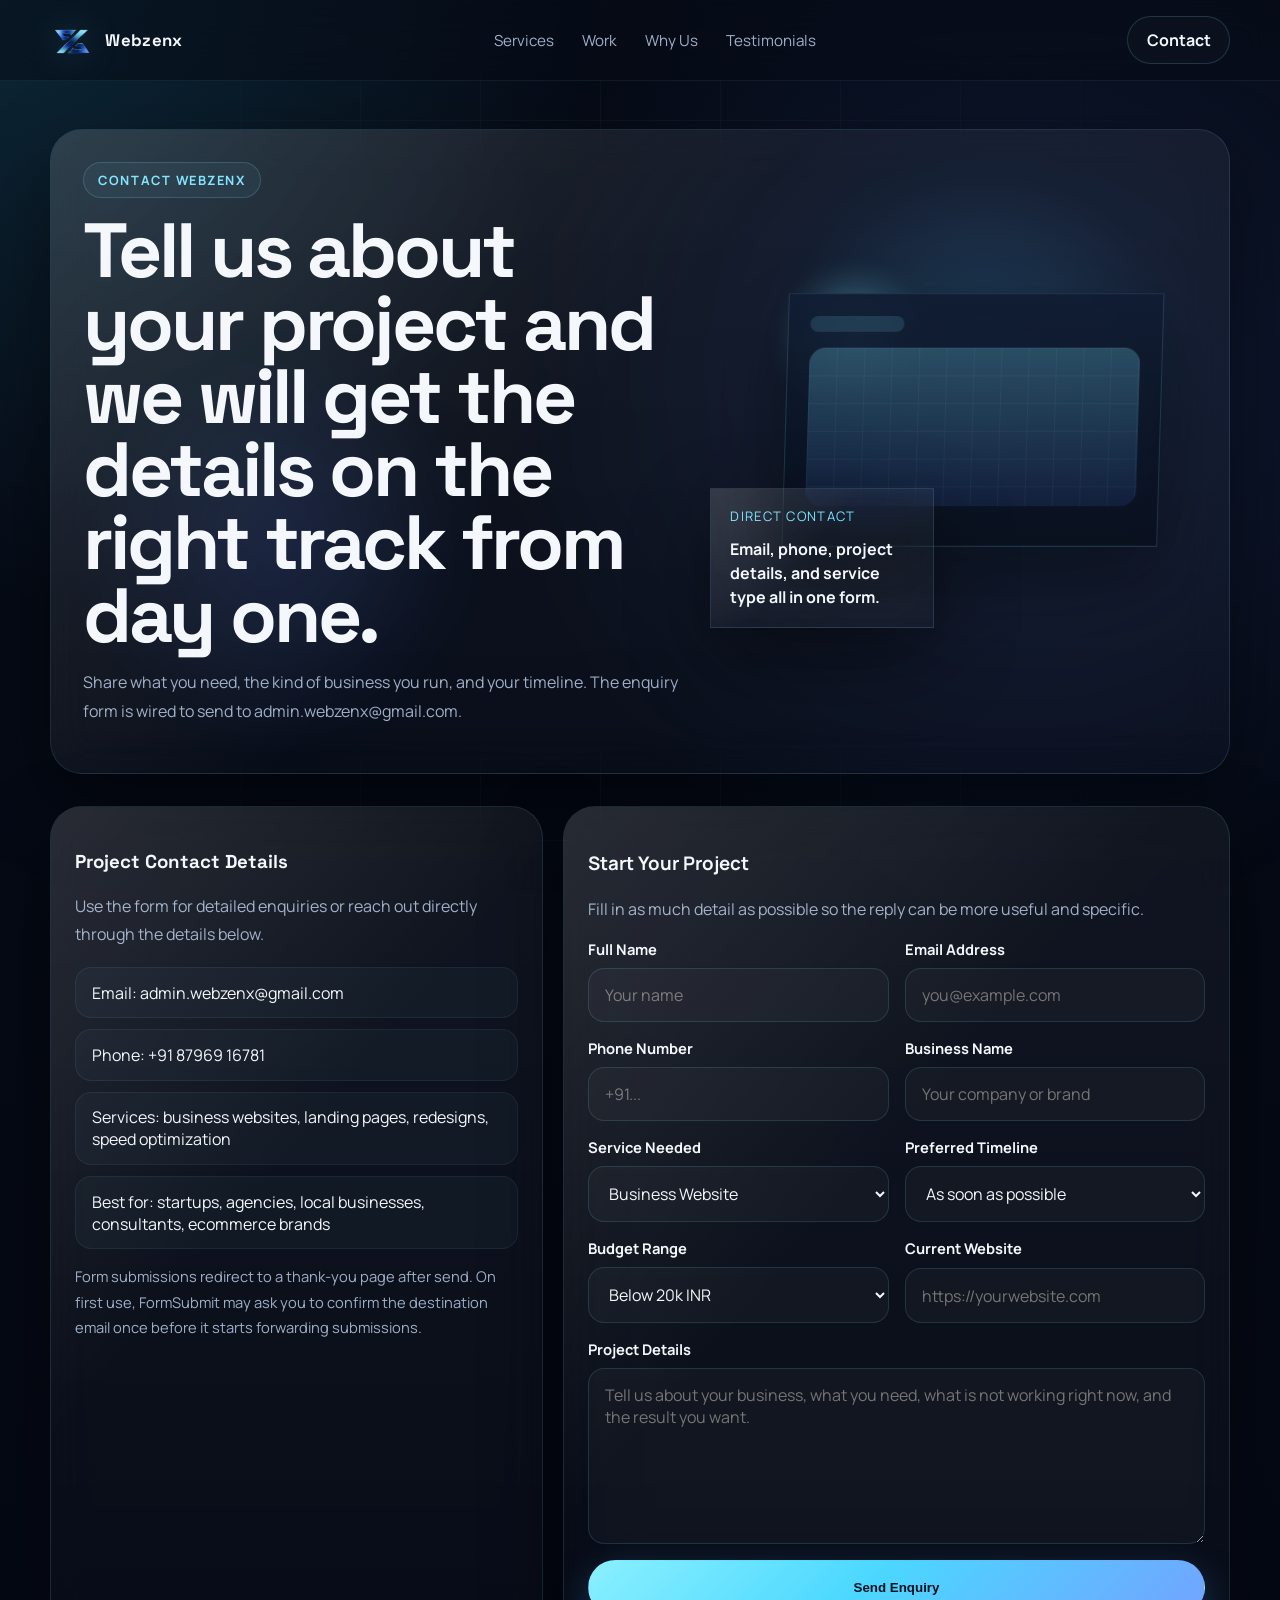
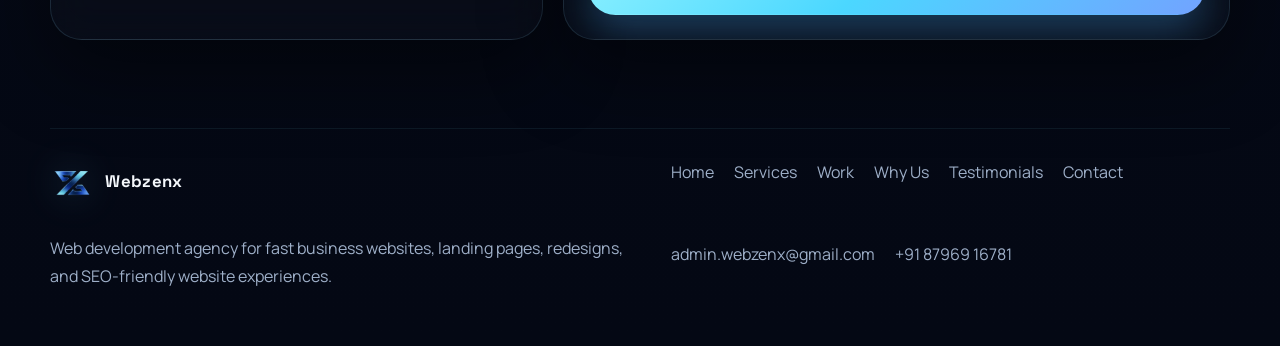
<file: contact.html>
<!DOCTYPE html>
<html lang="en-IN">
  <head>
    <meta charset="UTF-8" />
    <meta name="viewport" content="width=device-width, initial-scale=1.0" />
    <meta name="robots" content="index, follow, max-snippet:-1, max-image-preview:large, max-video-preview:-1" />
    <meta name="author" content="Webzenx" />
    <meta name="theme-color" content="#060b16" />
    <meta name="description" content="Contact Webzenx for business websites, landing pages, redesigns, and website speed optimization projects." />
    <title>Contact Webzenx | Website Design and Development Enquiries</title>
    <link rel="canonical" href="https://webzenx.vercel.app/contact" />
    <link rel="alternate" href="https://webzenx.vercel.app/contact" hreflang="en-IN" />
    <link rel="icon" href="/logo.png" type="image/png" />
    <meta property="og:locale" content="en_IN" />
    <meta property="og:type" content="website" />
    <meta property="og:site_name" content="Webzenx" />
    <meta property="og:title" content="Contact Webzenx | Website Design and Development Enquiries" />
    <meta property="og:description" content="Get in touch with Webzenx for business websites, landing pages, redesigns, and website performance improvements." />
    <meta property="og:url" content="https://webzenx.vercel.app/contact" />
    <meta property="og:image" content="https://webzenx.vercel.app/logo.png" />
    <meta property="og:image:alt" content="Webzenx logo" />
    <meta name="twitter:card" content="summary_large_image" />
    <meta name="twitter:title" content="Contact Webzenx | Website Design and Development Enquiries" />
    <meta name="twitter:description" content="Get in touch with Webzenx for business websites, landing pages, redesigns, and website performance improvements." />
    <meta name="twitter:image" content="https://webzenx.vercel.app/logo.png" />
    <link rel="preconnect" href="https://fonts.googleapis.com" />
    <link rel="preconnect" href="https://fonts.gstatic.com" crossorigin />
    <link href="https://fonts.googleapis.com/css2?family=Manrope:wght@400;500;600;700;800&family=Space+Grotesk:wght@500;700&display=swap" rel="stylesheet" />
    <link rel="stylesheet" href="styles.css" />
    <script type="application/ld+json">
      {
        "@context": "https://schema.org",
        "@graph": [
          {
            "@type": "ContactPage",
            "@id": "https://webzenx.vercel.app/contact#webpage",
            "url": "https://webzenx.vercel.app/contact",
            "name": "Contact Webzenx | Website Design and Development Enquiries",
            "description": "Contact Webzenx for business websites, landing pages, redesigns, and website speed optimization.",
            "inLanguage": "en-IN"
          },
          {
            "@type": "BreadcrumbList",
            "@id": "https://webzenx.vercel.app/contact#breadcrumbs",
            "itemListElement": [
              {
                "@type": "ListItem",
                "position": 1,
                "name": "Home",
                "item": "https://webzenx.vercel.app/"
              },
              {
                "@type": "ListItem",
                "position": 2,
                "name": "Contact",
                "item": "https://webzenx.vercel.app/contact"
              }
            ]
          },
          {
            "@type": "Organization",
            "@id": "https://webzenx.vercel.app/#organization",
            "name": "Webzenx",
            "url": "https://webzenx.vercel.app/",
            "email": "admin.webzenx@gmail.com",
            "telephone": "+918796916781"
          }
        ]
      }
    </script>
  </head>
  <body>
    <div class="page-shell">
      <div class="bg-grid"></div>
      <div class="bg-orb bg-orb-one"></div>
      <div class="bg-orb bg-orb-two"></div>
      <header class="site-header">
        <div class="container nav">
          <a class="brand" href="/" aria-label="Webzenx home">
            <img src="logo.png" alt="Webzenx logo" class="brand-logo" />
            <span>Webzenx</span>
          </a>
          <nav class="nav-links" aria-label="Primary navigation">
            <a href="/services">Services</a>
            <a href="/work">Work</a>
            <a href="/why-us">Why Us</a>
            <a href="/testimonials">Testimonials</a>
          </nav>
          <a class="button button-small button-ghost" href="/contact">Contact</a>
        </div>
      </header>
      <main>
        <section class="section page-hero">
          <div class="container">
            <div class="page-hero-shell glass-card reveal">
              <div class="page-hero-copy">
                <div class="eyebrow">Contact Webzenx</div>
                <h1>Tell us about your project and we will get the details on the right track from day one.</h1>
                <p>Share what you need, the kind of business you run, and your timeline. The enquiry form is wired to send to admin.webzenx@gmail.com.</p>
              </div>
              <div class="page-hero-art">
                <div class="art-glow"></div>
                <div class="art-card"></div>
                <div class="art-float glass-card">
                  <p>Direct contact</p>
                  <strong>Email, phone, project details, and service type all in one form.</strong>
                </div>
              </div>
            </div>

            <div class="contact-grid">
              <aside class="contact-card glass-card reveal">
                <h3>Project Contact Details</h3>
                <p>Use the form for detailed enquiries or reach out directly through the details below.</p>
                <ul class="contact-list">
                  <li>Email: admin.webzenx@gmail.com</li>
                  <li>Phone: +91 87969 16781</li>
                  <li>Services: business websites, landing pages, redesigns, speed optimization</li>
                  <li>Best for: startups, agencies, local businesses, consultants, ecommerce brands</li>
                </ul>
                <p class="form-note">Form submissions redirect to a thank-you page after send. On first use, FormSubmit may ask you to confirm the destination email once before it starts forwarding submissions.</p>
              </aside>

              <section class="contact-form glass-card reveal">
                <h3>Start Your Project</h3>
                <p>Fill in as much detail as possible so the reply can be more useful and specific.</p>

                <form action="https://formsubmit.co/admin.webzenx@gmail.com" method="POST">
                  <input type="hidden" name="_subject" value="New Webzenx Project Enquiry" />
                  <input id="nextRedirect" type="hidden" name="_next" value="/thanks" />
                  <input id="formUrl" type="hidden" name="_url" value="/contact" />
                  <input type="hidden" name="_captcha" value="false" />

                  <div class="form-row">
                    <div class="field">
                      <label for="name">Full Name</label>
                      <input id="name" name="name" type="text" placeholder="Your name" required />
                    </div>
                    <div class="field">
                      <label for="email">Email Address</label>
                      <input id="email" name="email" type="email" placeholder="you@example.com" required />
                    </div>
                  </div>

                  <div class="form-row">
                    <div class="field">
                      <label for="phone">Phone Number</label>
                      <input id="phone" name="phone" type="tel" placeholder="+91..." />
                    </div>
                    <div class="field">
                      <label for="business">Business Name</label>
                      <input id="business" name="business_name" type="text" placeholder="Your company or brand" />
                    </div>
                  </div>

                  <div class="form-row">
                    <div class="field">
                      <label for="service">Service Needed</label>
                      <select id="service" name="service">
                        <option value="Business Website">Business Website</option>
                        <option value="Landing Page">Landing Page</option>
                        <option value="Website Redesign">Website Redesign</option>
                        <option value="Speed Optimization">Speed Optimization</option>
                        <option value="Multiple Services">Multiple Services</option>
                      </select>
                    </div>
                    <div class="field">
                      <label for="timeline">Preferred Timeline</label>
                      <select id="timeline" name="timeline">
                        <option value="As soon as possible">As soon as possible</option>
                        <option value="1-2 weeks">1-2 weeks</option>
                        <option value="This month">This month</option>
                        <option value="Next month">Next month</option>
                        <option value="Just exploring">Just exploring</option>
                      </select>
                    </div>
                  </div>

                  <div class="form-row">
                    <div class="field">
                      <label for="budget">Budget Range</label>
                      <select id="budget" name="budget">
                        <option value="Below 20k INR">Below 20k INR</option>
                        <option value="20k-50k INR">20k-50k INR</option>
                        <option value="50k-1L INR">50k-1L INR</option>
                        <option value="Above 1L INR">Above 1L INR</option>
                      </select>
                    </div>
                    <div class="field">
                      <label for="website">Current Website</label>
                      <input id="website" name="current_website" type="url" placeholder="https://yourwebsite.com" />
                    </div>
                  </div>

                  <div class="field">
                    <label for="message">Project Details</label>
                    <textarea id="message" name="message" placeholder="Tell us about your business, what you need, what is not working right now, and the result you want." required></textarea>
                  </div>

                  <button class="button button-primary" type="submit">Send Enquiry</button>
                </form>
              </section>
            </div>
          </div>
        </section>
      </main>
      <footer class="site-footer">
        <div class="container footer-layout">
          <div>
            <a class="brand footer-brand" href="/">
              <img src="logo.png" alt="Webzenx logo" class="brand-logo" />
              <span>Webzenx</span>
            </a>
            <p>Web development agency for fast business websites, landing pages, redesigns, and SEO-friendly website experiences.</p>
          </div>
          <div class="footer-links">
            <a href="/">Home</a>
            <a href="/services">Services</a>
            <a href="/work">Work</a>
            <a href="/why-us">Why Us</a>
            <a href="/testimonials">Testimonials</a>
            <a href="/contact">Contact</a>
            <a href="mailto:admin.webzenx@gmail.com">admin.webzenx@gmail.com</a>
            <a href="tel:+918796916781">+91 87969 16781</a>
          </div>
        </div>
      </footer>
    </div>
    <script src="script.js"></script>
  </body>
</html>
</file>
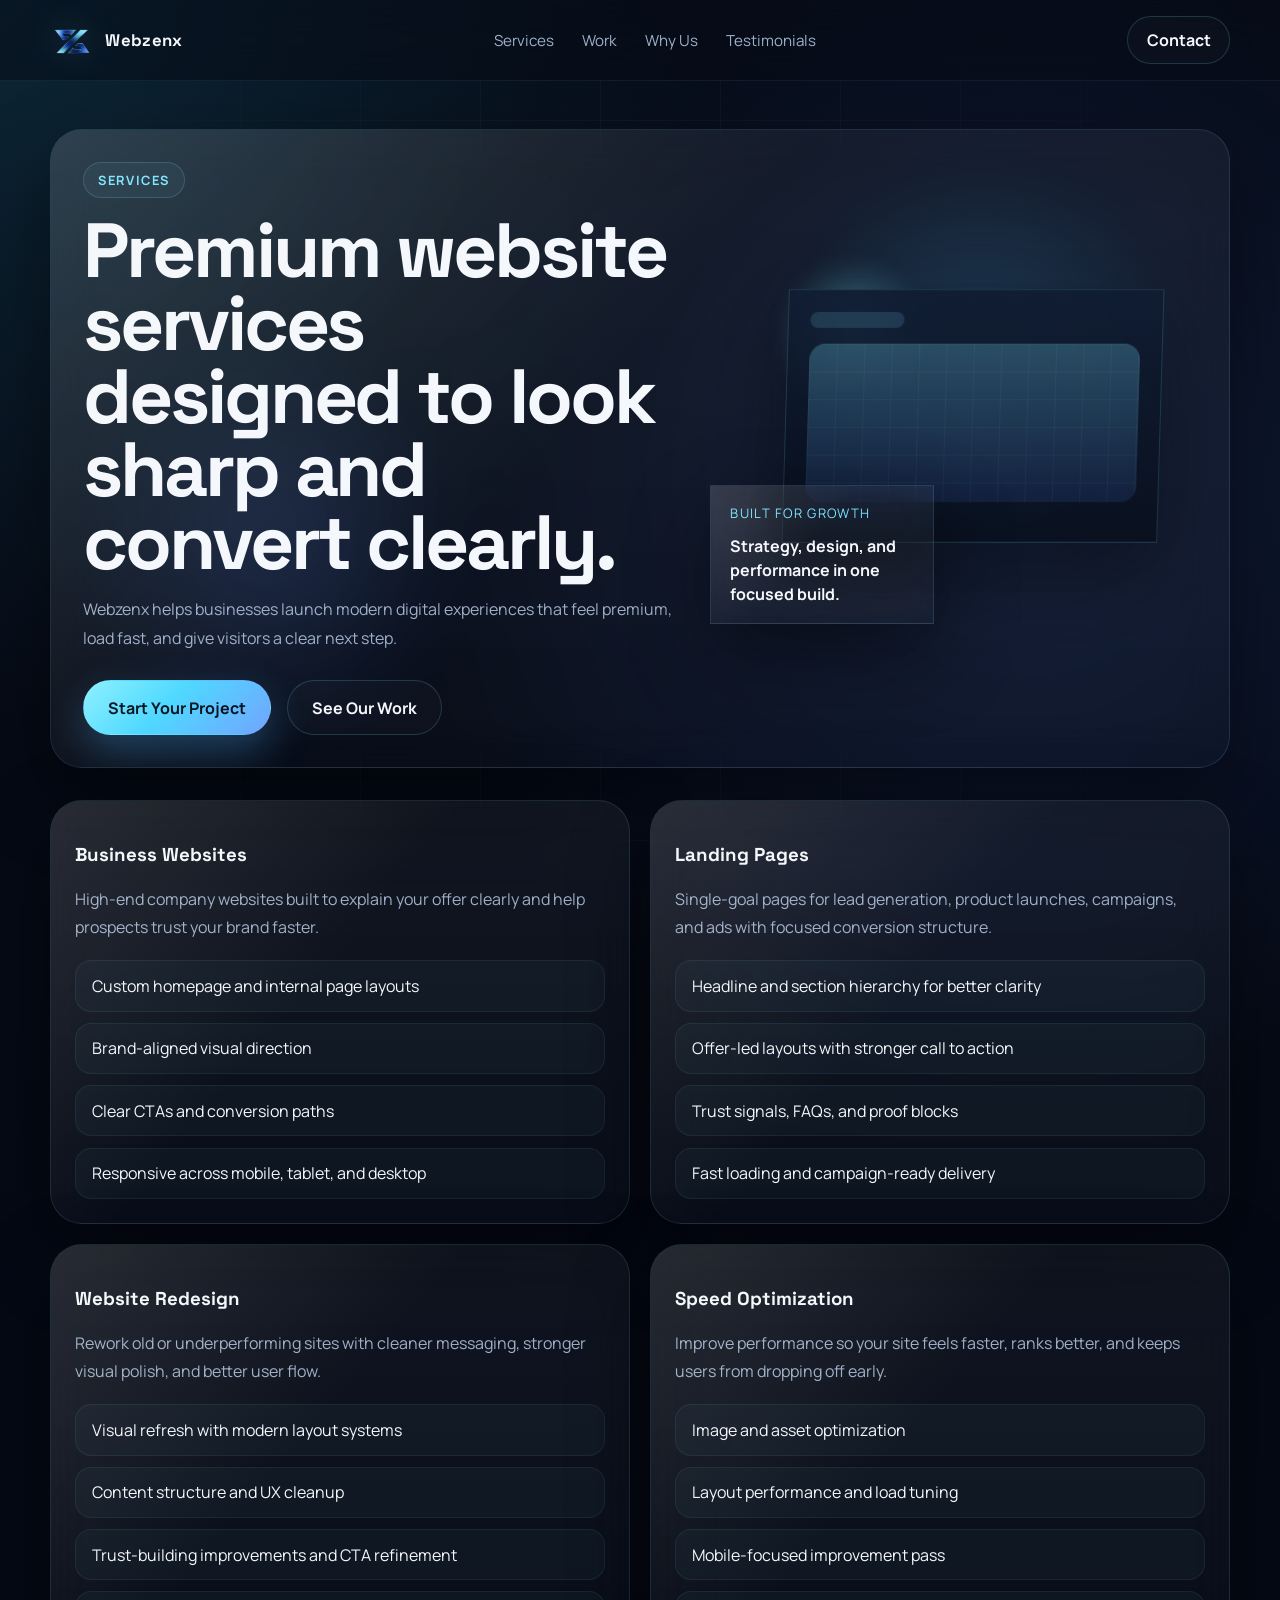
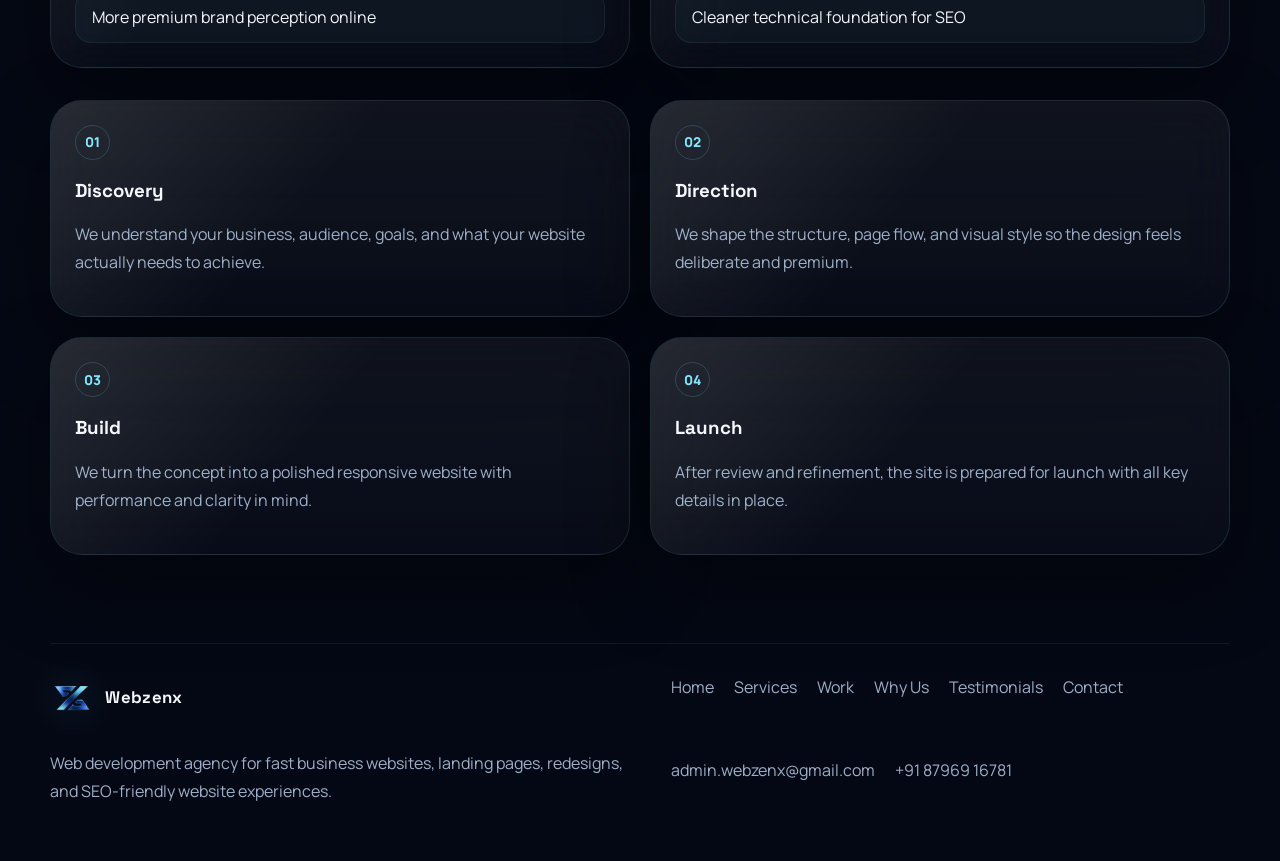
<file: services.html>
<!DOCTYPE html>
<html lang="en-IN">
  <head>
    <meta charset="UTF-8" />
    <meta name="viewport" content="width=device-width, initial-scale=1.0" />
    <meta name="robots" content="index, follow, max-snippet:-1, max-image-preview:large, max-video-preview:-1" />
    <meta name="author" content="Webzenx" />
    <meta name="theme-color" content="#060b16" />
    <meta
      name="description"
      content="Webzenx services include business websites, landing pages, website redesigns, and website speed optimization for brands that want stronger results online."
    />
    <title>Webzenx Services | Website Design, Landing Pages and Speed Optimization</title>
    <link rel="canonical" href="https://webzenx.vercel.app/services" />
    <link rel="alternate" href="https://webzenx.vercel.app/services" hreflang="en-IN" />
    <link rel="icon" href="/logo.png" type="image/png" />
    <meta property="og:locale" content="en_IN" />
    <meta property="og:type" content="website" />
    <meta property="og:site_name" content="Webzenx" />
    <meta property="og:title" content="Webzenx Services | Website Design, Landing Pages and Speed Optimization" />
    <meta property="og:description" content="Webzenx services include business website design, landing pages, redesigns, and speed optimization." />
    <meta property="og:url" content="https://webzenx.vercel.app/services" />
    <meta property="og:image" content="https://webzenx.vercel.app/logo.png" />
    <meta property="og:image:alt" content="Webzenx logo" />
    <meta name="twitter:card" content="summary_large_image" />
    <meta name="twitter:title" content="Webzenx Services | Website Design, Landing Pages and Speed Optimization" />
    <meta name="twitter:description" content="Webzenx services include business website design, landing pages, redesigns, and speed optimization." />
    <meta name="twitter:image" content="https://webzenx.vercel.app/logo.png" />
    <link rel="preconnect" href="https://fonts.googleapis.com" />
    <link rel="preconnect" href="https://fonts.gstatic.com" crossorigin />
    <link
      href="https://fonts.googleapis.com/css2?family=Manrope:wght@400;500;600;700;800&family=Space+Grotesk:wght@500;700&display=swap"
      rel="stylesheet"
    />
    <link rel="stylesheet" href="styles.css" />
    <script type="application/ld+json">
      {
        "@context": "https://schema.org",
        "@graph": [
          {
            "@type": "WebPage",
            "@id": "https://webzenx.vercel.app/services#webpage",
            "url": "https://webzenx.vercel.app/services",
            "name": "Webzenx Services | Website Design, Landing Pages and Speed Optimization",
            "description": "Webzenx services include business websites, landing pages, redesigns, and website speed optimization.",
            "inLanguage": "en-IN"
          },
          {
            "@type": "BreadcrumbList",
            "@id": "https://webzenx.vercel.app/services#breadcrumbs",
            "itemListElement": [
              {
                "@type": "ListItem",
                "position": 1,
                "name": "Home",
                "item": "https://webzenx.vercel.app/"
              },
              {
                "@type": "ListItem",
                "position": 2,
                "name": "Services",
                "item": "https://webzenx.vercel.app/services"
              }
            ]
          },
          {
            "@type": "ItemList",
            "name": "Webzenx services",
            "itemListElement": [
              {
                "@type": "ListItem",
                "position": 1,
                "item": {
                  "@type": "Service",
                  "name": "Business Websites",
                  "description": "Premium multi-page business websites designed for trust, clarity, and conversion."
                }
              },
              {
                "@type": "ListItem",
                "position": 2,
                "item": {
                  "@type": "Service",
                  "name": "Landing Pages",
                  "description": "Single-goal landing page development for campaigns, offers, and lead generation."
                }
              },
              {
                "@type": "ListItem",
                "position": 3,
                "item": {
                  "@type": "Service",
                  "name": "Website Redesign",
                  "description": "Website redesign services to improve visual quality, UX, and conversion flow."
                }
              },
              {
                "@type": "ListItem",
                "position": 4,
                "item": {
                  "@type": "Service",
                  "name": "Speed Optimization",
                  "description": "Website speed optimization to improve performance, mobile usability, and SEO readiness."
                }
              }
            ]
          }
        ]
      }
    </script>
  </head>
  <body>
    <div class="page-shell">
      <div class="bg-grid"></div>
      <div class="bg-orb bg-orb-one"></div>
      <div class="bg-orb bg-orb-two"></div>
      <header class="site-header">
        <div class="container nav">
          <a class="brand" href="/" aria-label="Webzenx home">
            <img src="logo.png" alt="Webzenx logo" class="brand-logo" />
            <span>Webzenx</span>
          </a>
          <nav class="nav-links" aria-label="Primary navigation">
            <a href="/services">Services</a>
            <a href="/work">Work</a>
            <a href="/why-us">Why Us</a>
            <a href="/testimonials">Testimonials</a>
          </nav>
          <a class="button button-small button-ghost" href="/contact">Contact</a>
        </div>
      </header>
      <main>
        <section class="section page-hero">
          <div class="container">
            <div class="page-hero-shell glass-card reveal">
              <div class="page-hero-copy">
                <div class="eyebrow">Services</div>
                <h1>Premium website services designed to look sharp and convert clearly.</h1>
                <p>
                  Webzenx helps businesses launch modern digital experiences that feel
                  premium, load fast, and give visitors a clear next step.
                </p>
                <div class="page-hero-actions">
                  <a class="button button-primary" href="/contact">Start Your Project</a>
                  <a class="button button-secondary" href="/work">See Our Work</a>
                </div>
              </div>
              <div class="page-hero-art">
                <div class="art-glow"></div>
                <div class="art-card"></div>
                <div class="art-float glass-card">
                  <p>Built for growth</p>
                  <strong>Strategy, design, and performance in one focused build.</strong>
                </div>
              </div>
            </div>

            <div class="service-detail-grid">
              <article class="service-detail-card glass-card reveal">
                <h3>Business Websites</h3>
                <p>High-end company websites built to explain your offer clearly and help prospects trust your brand faster.</p>
                <ul class="service-list">
                  <li>Custom homepage and internal page layouts</li>
                  <li>Brand-aligned visual direction</li>
                  <li>Clear CTAs and conversion paths</li>
                  <li>Responsive across mobile, tablet, and desktop</li>
                </ul>
              </article>
              <article class="service-detail-card glass-card reveal">
                <h3>Landing Pages</h3>
                <p>Single-goal pages for lead generation, product launches, campaigns, and ads with focused conversion structure.</p>
                <ul class="service-list">
                  <li>Headline and section hierarchy for better clarity</li>
                  <li>Offer-led layouts with stronger call to action</li>
                  <li>Trust signals, FAQs, and proof blocks</li>
                  <li>Fast loading and campaign-ready delivery</li>
                </ul>
              </article>
              <article class="service-detail-card glass-card reveal">
                <h3>Website Redesign</h3>
                <p>Rework old or underperforming sites with cleaner messaging, stronger visual polish, and better user flow.</p>
                <ul class="service-list">
                  <li>Visual refresh with modern layout systems</li>
                  <li>Content structure and UX cleanup</li>
                  <li>Trust-building improvements and CTA refinement</li>
                  <li>More premium brand perception online</li>
                </ul>
              </article>
              <article class="service-detail-card glass-card reveal">
                <h3>Speed Optimization</h3>
                <p>Improve performance so your site feels faster, ranks better, and keeps users from dropping off early.</p>
                <ul class="service-list">
                  <li>Image and asset optimization</li>
                  <li>Layout performance and load tuning</li>
                  <li>Mobile-focused improvement pass</li>
                  <li>Cleaner technical foundation for SEO</li>
                </ul>
              </article>
            </div>

            <div class="process-grid">
              <article class="process-card glass-card reveal">
                <span class="step">01</span>
                <h3>Discovery</h3>
                <p>We understand your business, audience, goals, and what your website actually needs to achieve.</p>
              </article>
              <article class="process-card glass-card reveal">
                <span class="step">02</span>
                <h3>Direction</h3>
                <p>We shape the structure, page flow, and visual style so the design feels deliberate and premium.</p>
              </article>
              <article class="process-card glass-card reveal">
                <span class="step">03</span>
                <h3>Build</h3>
                <p>We turn the concept into a polished responsive website with performance and clarity in mind.</p>
              </article>
              <article class="process-card glass-card reveal">
                <span class="step">04</span>
                <h3>Launch</h3>
                <p>After review and refinement, the site is prepared for launch with all key details in place.</p>
              </article>
            </div>
          </div>
        </section>
      </main>
      <footer class="site-footer">
        <div class="container footer-layout">
          <div>
            <a class="brand footer-brand" href="/">
              <img src="logo.png" alt="Webzenx logo" class="brand-logo" />
              <span>Webzenx</span>
            </a>
            <p>Web development agency for fast business websites, landing pages, redesigns, and SEO-friendly website experiences.</p>
          </div>
          <div class="footer-links">
            <a href="/">Home</a>
            <a href="/services">Services</a>
            <a href="/work">Work</a>
            <a href="/why-us">Why Us</a>
            <a href="/testimonials">Testimonials</a>
            <a href="/contact">Contact</a>
            <a href="mailto:admin.webzenx@gmail.com">admin.webzenx@gmail.com</a>
            <a href="tel:+918796916781">+91 87969 16781</a>
          </div>
        </div>
      </footer>
    </div>
    <script src="script.js"></script>
  </body>
</html>
</file>
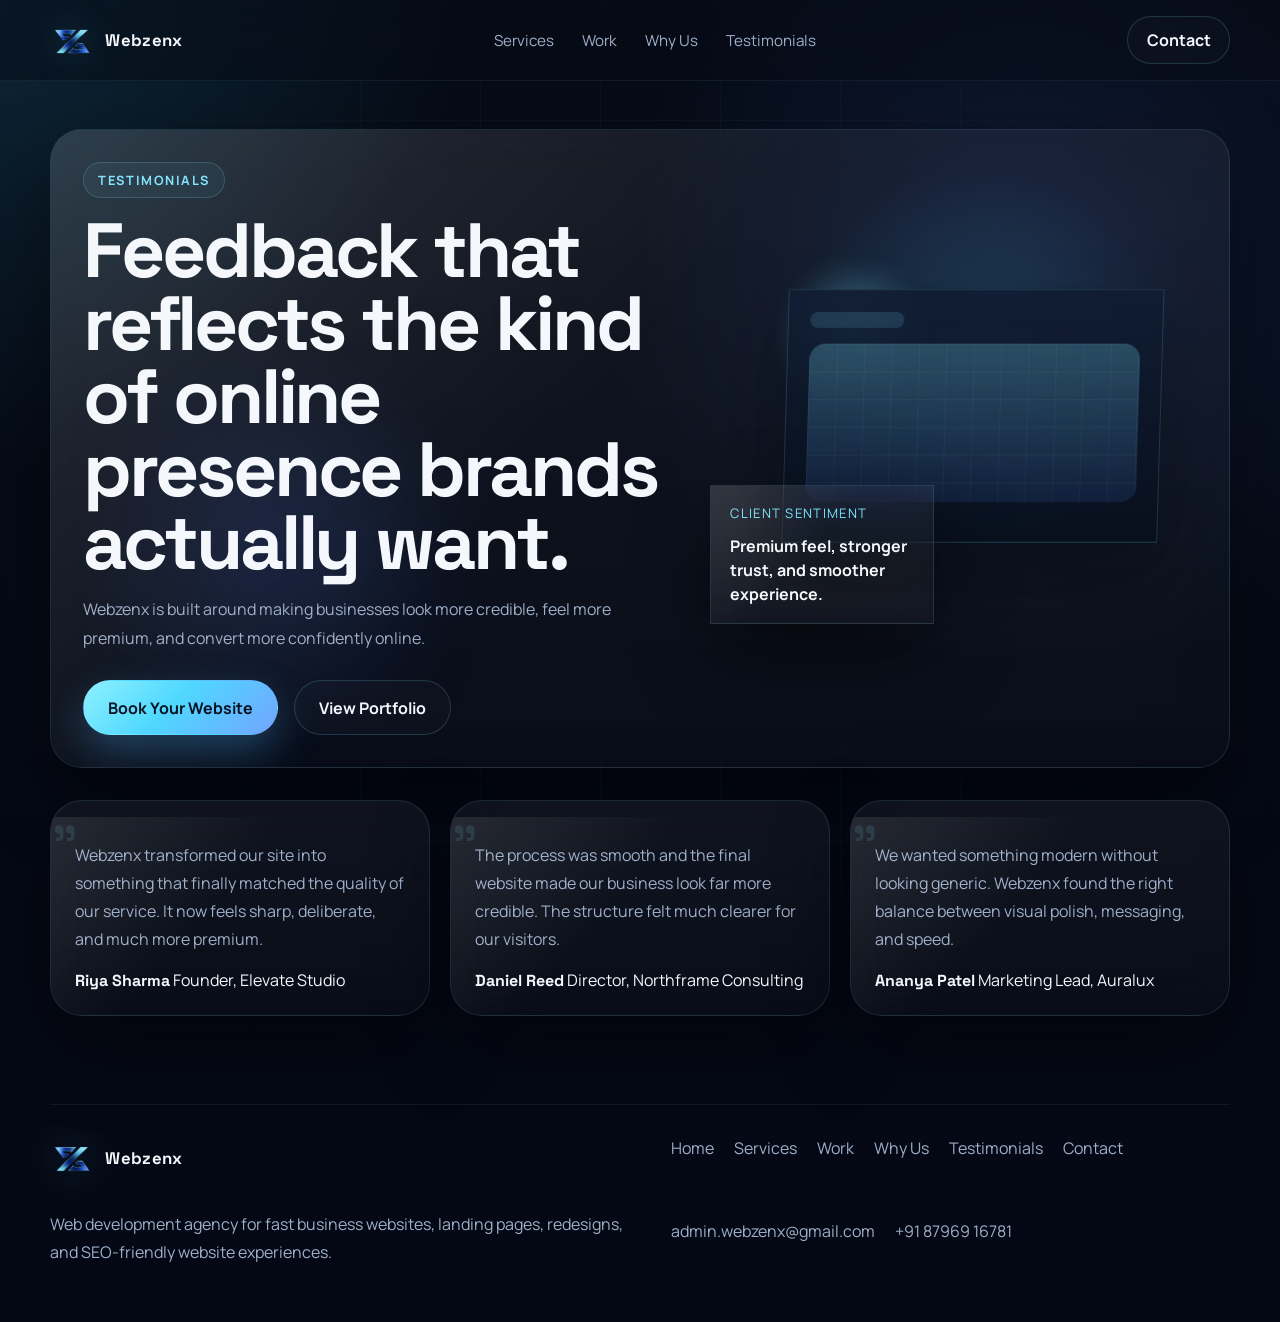
<file: testimonials.html>
<!DOCTYPE html>
<html lang="en-IN">
  <head>
    <meta charset="UTF-8" />
    <meta name="viewport" content="width=device-width, initial-scale=1.0" />
    <meta name="robots" content="index, follow, max-snippet:-1, max-image-preview:large, max-video-preview:-1" />
    <meta name="author" content="Webzenx" />
    <meta name="theme-color" content="#060b16" />
    <meta name="description" content="Read Webzenx testimonials and client feedback about premium website design, redesign, and conversion-focused web development." />
    <title>Webzenx Testimonials | Client Feedback for Website Design</title>
    <link rel="canonical" href="https://webzenx.vercel.app/testimonials" />
    <link rel="alternate" href="https://webzenx.vercel.app/testimonials" hreflang="en-IN" />
    <link rel="icon" href="/logo.png" type="image/png" />
    <meta property="og:locale" content="en_IN" />
    <meta property="og:type" content="website" />
    <meta property="og:site_name" content="Webzenx" />
    <meta property="og:title" content="Webzenx Testimonials | Client Feedback for Website Design" />
    <meta property="og:description" content="See how clients describe Webzenx website design, redesign, and conversion-focused development work." />
    <meta property="og:url" content="https://webzenx.vercel.app/testimonials" />
    <meta property="og:image" content="https://webzenx.vercel.app/logo.png" />
    <meta property="og:image:alt" content="Webzenx logo" />
    <meta name="twitter:card" content="summary_large_image" />
    <meta name="twitter:title" content="Webzenx Testimonials | Client Feedback for Website Design" />
    <meta name="twitter:description" content="See how clients describe Webzenx website design, redesign, and conversion-focused development work." />
    <meta name="twitter:image" content="https://webzenx.vercel.app/logo.png" />
    <link rel="preconnect" href="https://fonts.googleapis.com" />
    <link rel="preconnect" href="https://fonts.gstatic.com" crossorigin />
    <link href="https://fonts.googleapis.com/css2?family=Manrope:wght@400;500;600;700;800&family=Space+Grotesk:wght@500;700&display=swap" rel="stylesheet" />
    <link rel="stylesheet" href="styles.css" />
    <script type="application/ld+json">
      {
        "@context": "https://schema.org",
        "@graph": [
          {
            "@type": "CollectionPage",
            "@id": "https://webzenx.vercel.app/testimonials#webpage",
            "url": "https://webzenx.vercel.app/testimonials",
            "name": "Webzenx Testimonials | Client Feedback for Website Design",
            "description": "Client feedback about Webzenx web design, redesign, and conversion-focused development work.",
            "inLanguage": "en-IN"
          },
          {
            "@type": "BreadcrumbList",
            "@id": "https://webzenx.vercel.app/testimonials#breadcrumbs",
            "itemListElement": [
              {
                "@type": "ListItem",
                "position": 1,
                "name": "Home",
                "item": "https://webzenx.vercel.app/"
              },
              {
                "@type": "ListItem",
                "position": 2,
                "name": "Testimonials",
                "item": "https://webzenx.vercel.app/testimonials"
              }
            ]
          }
        ]
      }
    </script>
  </head>
  <body>
    <div class="page-shell">
      <div class="bg-grid"></div>
      <div class="bg-orb bg-orb-one"></div>
      <div class="bg-orb bg-orb-two"></div>
      <header class="site-header">
        <div class="container nav">
          <a class="brand" href="/" aria-label="Webzenx home">
            <img src="logo.png" alt="Webzenx logo" class="brand-logo" />
            <span>Webzenx</span>
          </a>
          <nav class="nav-links" aria-label="Primary navigation">
            <a href="/services">Services</a>
            <a href="/work">Work</a>
            <a href="/why-us">Why Us</a>
            <a href="/testimonials">Testimonials</a>
          </nav>
          <a class="button button-small button-ghost" href="/contact">Contact</a>
        </div>
      </header>
      <main>
        <section class="section page-hero">
          <div class="container">
            <div class="page-hero-shell glass-card reveal">
              <div class="page-hero-copy">
                <div class="eyebrow">Testimonials</div>
                <h1>Feedback that reflects the kind of online presence brands actually want.</h1>
                <p>Webzenx is built around making businesses look more credible, feel more premium, and convert more confidently online.</p>
                <div class="page-hero-actions">
                  <a class="button button-primary" href="/contact">Book Your Website</a>
                  <a class="button button-secondary" href="/work">View Portfolio</a>
                </div>
              </div>
              <div class="page-hero-art">
                <div class="art-glow"></div>
                <div class="art-card"></div>
                <div class="art-float glass-card">
                  <p>Client sentiment</p>
                  <strong>Premium feel, stronger trust, and smoother experience.</strong>
                </div>
              </div>
            </div>
            <div class="quote-grid">
              <article class="quote-card glass-card reveal">
                <p>Webzenx transformed our site into something that finally matched the quality of our service. It now feels sharp, deliberate, and much more premium.</p>
                <strong>Riya Sharma</strong>
                <span>Founder, Elevate Studio</span>
              </article>
              <article class="quote-card glass-card reveal">
                <p>The process was smooth and the final website made our business look far more credible. The structure felt much clearer for our visitors.</p>
                <strong>Daniel Reed</strong>
                <span>Director, Northframe Consulting</span>
              </article>
              <article class="quote-card glass-card reveal">
                <p>We wanted something modern without looking generic. Webzenx found the right balance between visual polish, messaging, and speed.</p>
                <strong>Ananya Patel</strong>
                <span>Marketing Lead, Auralux</span>
              </article>
            </div>
          </div>
        </section>
      </main>
      <footer class="site-footer">
        <div class="container footer-layout">
          <div>
            <a class="brand footer-brand" href="/">
              <img src="logo.png" alt="Webzenx logo" class="brand-logo" />
              <span>Webzenx</span>
            </a>
            <p>Web development agency for fast business websites, landing pages, redesigns, and SEO-friendly website experiences.</p>
          </div>
          <div class="footer-links">
            <a href="/">Home</a>
            <a href="/services">Services</a>
            <a href="/work">Work</a>
            <a href="/why-us">Why Us</a>
            <a href="/testimonials">Testimonials</a>
            <a href="/contact">Contact</a>
            <a href="mailto:admin.webzenx@gmail.com">admin.webzenx@gmail.com</a>
            <a href="tel:+918796916781">+91 87969 16781</a>
          </div>
        </div>
      </footer>
    </div>
    <script src="script.js"></script>
  </body>
</html>
</file>
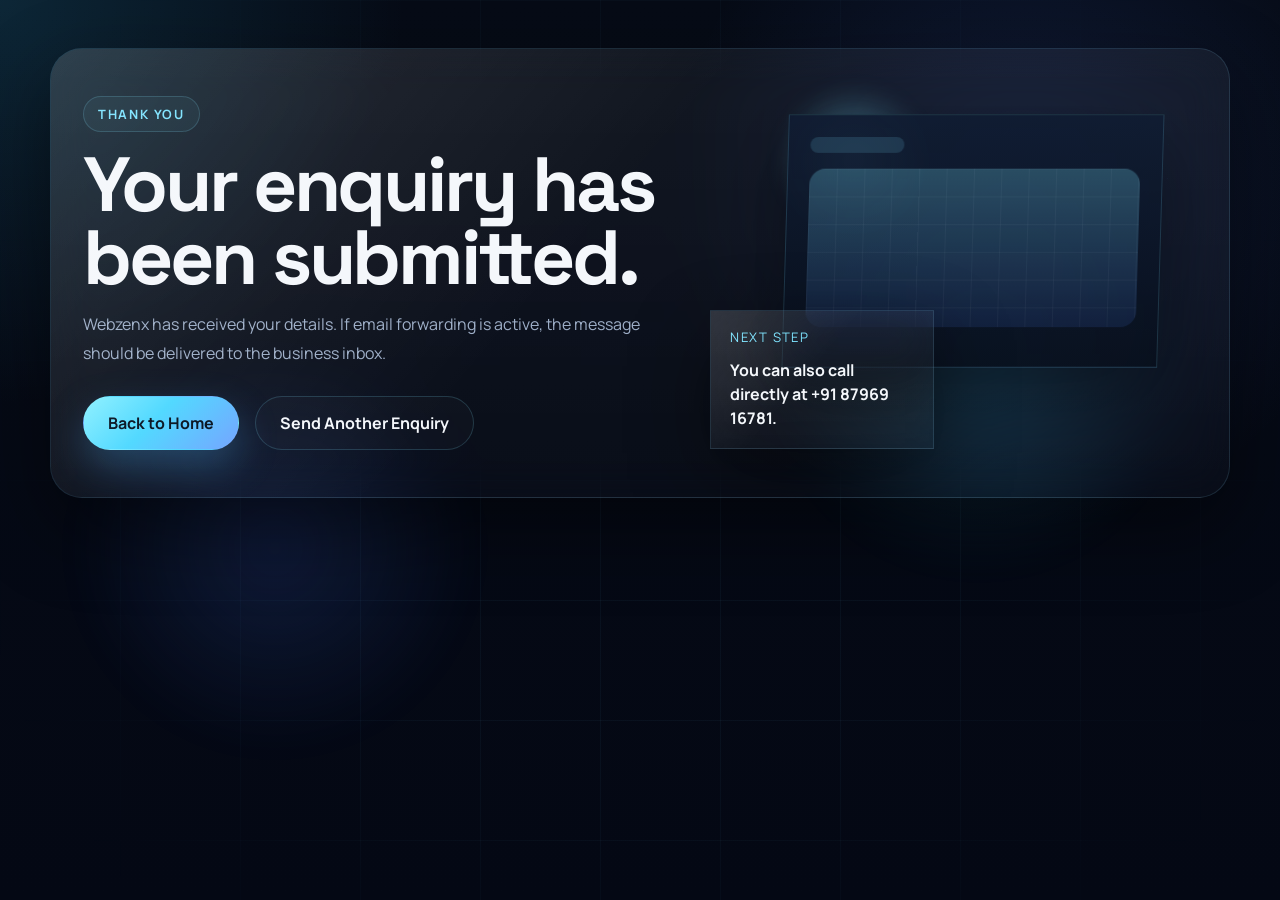
<file: thanks.html>
<!DOCTYPE html>
<html lang="en-IN">
  <head>
    <meta charset="UTF-8" />
    <meta name="viewport" content="width=device-width, initial-scale=1.0" />
    <meta name="robots" content="noindex, nofollow, noarchive" />
    <meta name="theme-color" content="#060b16" />
    <meta name="description" content="Thank you for contacting Webzenx." />
    <title>Thank You | Webzenx</title>
    <link rel="canonical" href="https://webzenx.vercel.app/thanks" />
    <link rel="icon" href="/logo.png" type="image/png" />
    <link rel="preconnect" href="https://fonts.googleapis.com" />
    <link rel="preconnect" href="https://fonts.gstatic.com" crossorigin />
    <link href="https://fonts.googleapis.com/css2?family=Manrope:wght@400;500;600;700;800&family=Space+Grotesk:wght@500;700&display=swap" rel="stylesheet" />
    <link rel="stylesheet" href="styles.css" />
  </head>
  <body>
    <div class="page-shell">
      <div class="bg-grid"></div>
      <div class="bg-orb bg-orb-one"></div>
      <div class="bg-orb bg-orb-two"></div>
      <main>
        <section class="section page-hero">
          <div class="container">
            <div class="page-hero-shell glass-card reveal">
              <div class="page-hero-copy">
                <div class="eyebrow">Thank You</div>
                <h1>Your enquiry has been submitted.</h1>
                <p>Webzenx has received your details. If email forwarding is active, the message should be delivered to the business inbox.</p>
                <div class="page-hero-actions">
                  <a class="button button-primary" href="/">Back to Home</a>
                  <a class="button button-secondary" href="/contact">Send Another Enquiry</a>
                </div>
              </div>
              <div class="page-hero-art">
                <div class="art-glow"></div>
                <div class="art-card"></div>
                <div class="art-float glass-card">
                  <p>Next step</p>
                  <strong>You can also call directly at +91 87969 16781.</strong>
                </div>
              </div>
            </div>
          </div>
        </section>
      </main>
    </div>
    <script src="script.js"></script>
  </body>
</html>
</file>
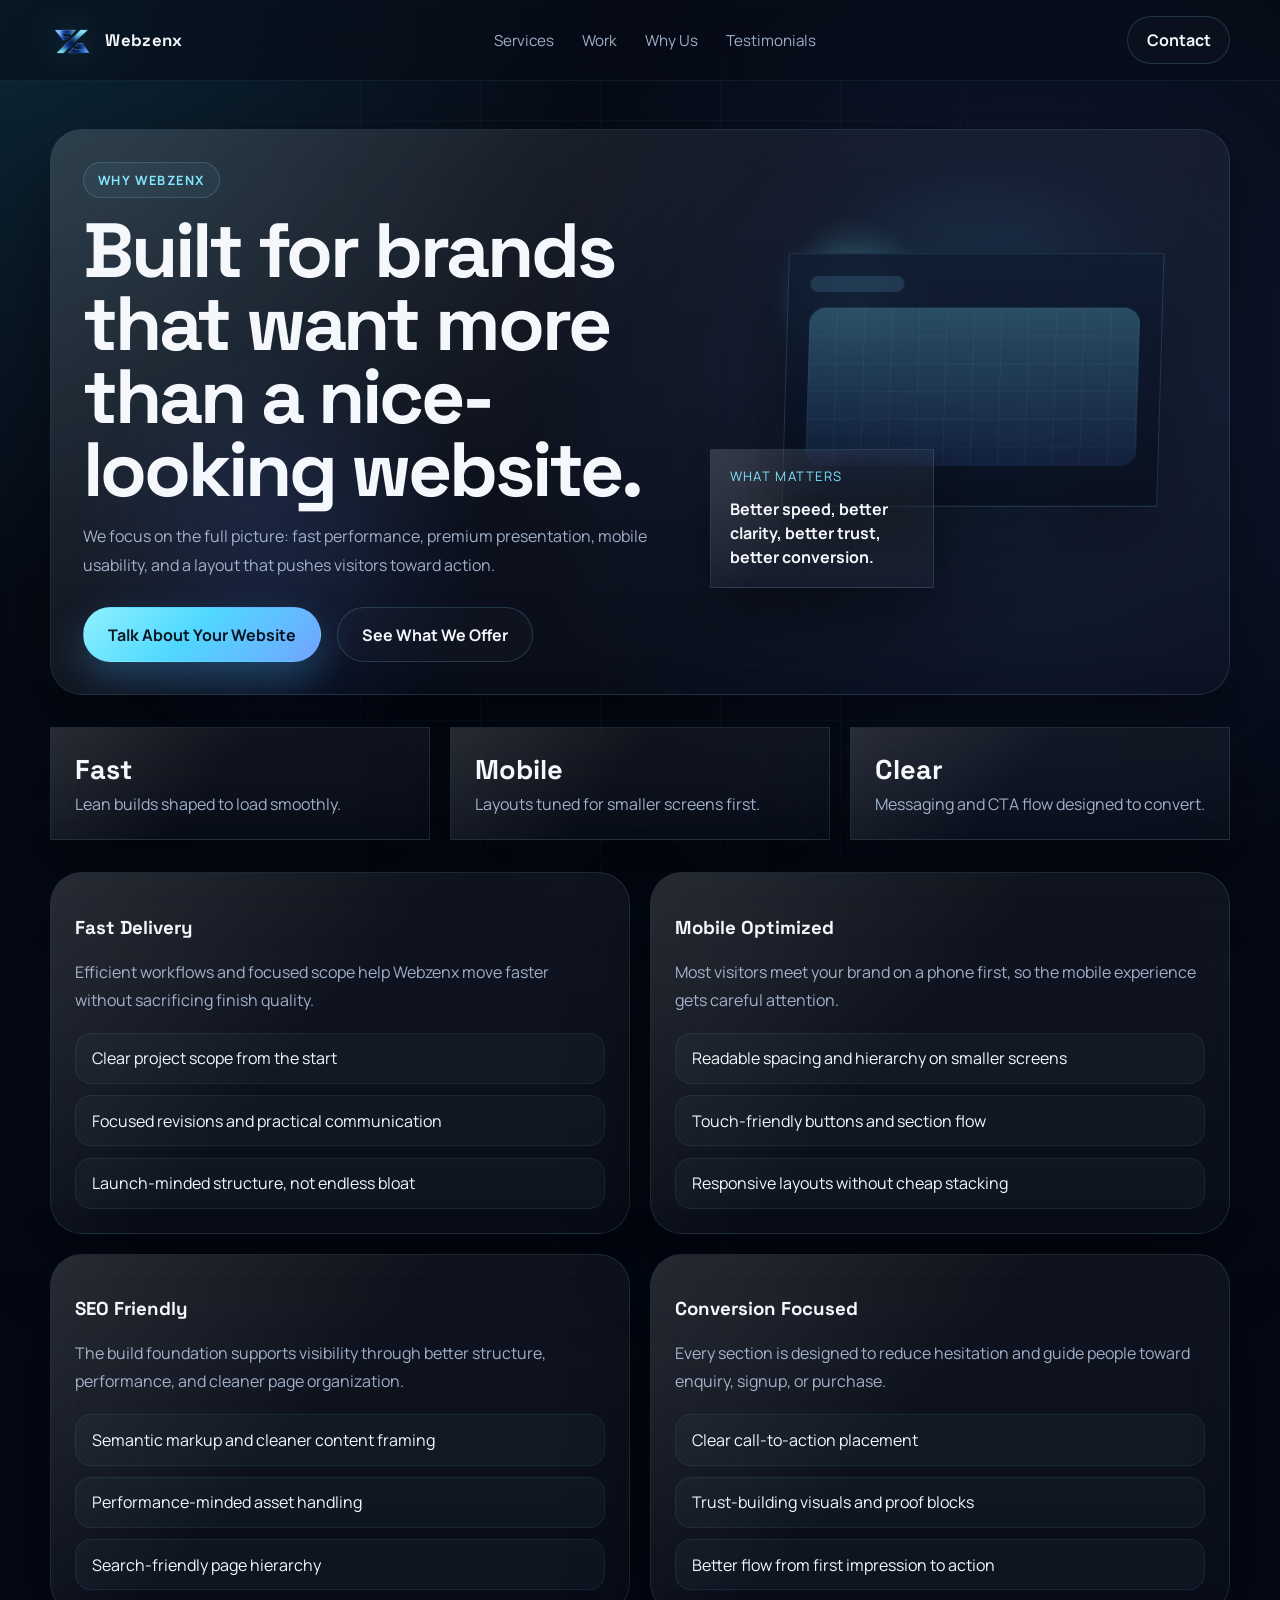
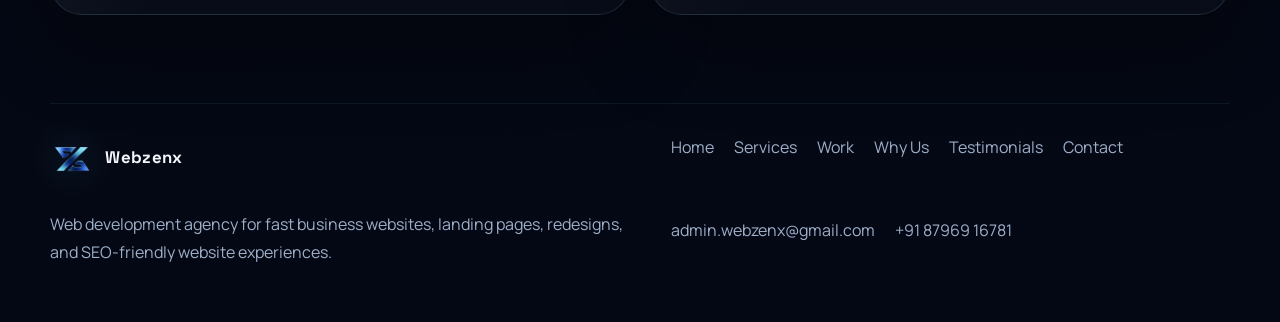
<file: why-us.html>
<!DOCTYPE html>
<html lang="en-IN">
  <head>
    <meta charset="UTF-8" />
    <meta name="viewport" content="width=device-width, initial-scale=1.0" />
    <meta name="robots" content="index, follow, max-snippet:-1, max-image-preview:large, max-video-preview:-1" />
    <meta name="author" content="Webzenx" />
    <meta name="theme-color" content="#060b16" />
    <meta name="description" content="Learn why businesses choose Webzenx for fast, mobile-optimized, SEO-friendly, conversion-focused website design and development." />
    <title>Why Choose Webzenx | Website Design and Development</title>
    <link rel="canonical" href="https://webzenx.vercel.app/why-us" />
    <link rel="alternate" href="https://webzenx.vercel.app/why-us" hreflang="en-IN" />
    <link rel="icon" href="/logo.png" type="image/png" />
    <meta property="og:locale" content="en_IN" />
    <meta property="og:type" content="website" />
    <meta property="og:site_name" content="Webzenx" />
    <meta property="og:title" content="Why Choose Webzenx | Website Design and Development" />
    <meta property="og:description" content="Discover why businesses choose Webzenx for fast, mobile-friendly, SEO-ready, and conversion-focused websites." />
    <meta property="og:url" content="https://webzenx.vercel.app/why-us" />
    <meta property="og:image" content="https://webzenx.vercel.app/logo.png" />
    <meta property="og:image:alt" content="Webzenx logo" />
    <meta name="twitter:card" content="summary_large_image" />
    <meta name="twitter:title" content="Why Choose Webzenx | Website Design and Development" />
    <meta name="twitter:description" content="Discover why businesses choose Webzenx for fast, mobile-friendly, SEO-ready, and conversion-focused websites." />
    <meta name="twitter:image" content="https://webzenx.vercel.app/logo.png" />
    <link rel="preconnect" href="https://fonts.googleapis.com" />
    <link rel="preconnect" href="https://fonts.gstatic.com" crossorigin />
    <link href="https://fonts.googleapis.com/css2?family=Manrope:wght@400;500;600;700;800&family=Space+Grotesk:wght@500;700&display=swap" rel="stylesheet" />
    <link rel="stylesheet" href="styles.css" />
    <script type="application/ld+json">
      {
        "@context": "https://schema.org",
        "@graph": [
          {
            "@type": "AboutPage",
            "@id": "https://webzenx.vercel.app/why-us#webpage",
            "url": "https://webzenx.vercel.app/why-us",
            "name": "Why Choose Webzenx | Website Design and Development",
            "description": "Reasons businesses choose Webzenx for fast, mobile-friendly, SEO-ready, and conversion-focused websites.",
            "inLanguage": "en-IN"
          },
          {
            "@type": "BreadcrumbList",
            "@id": "https://webzenx.vercel.app/why-us#breadcrumbs",
            "itemListElement": [
              {
                "@type": "ListItem",
                "position": 1,
                "name": "Home",
                "item": "https://webzenx.vercel.app/"
              },
              {
                "@type": "ListItem",
                "position": 2,
                "name": "Why Us",
                "item": "https://webzenx.vercel.app/why-us"
              }
            ]
          }
        ]
      }
    </script>
  </head>
  <body>
    <div class="page-shell">
      <div class="bg-grid"></div>
      <div class="bg-orb bg-orb-one"></div>
      <div class="bg-orb bg-orb-two"></div>
      <header class="site-header">
        <div class="container nav">
          <a class="brand" href="/" aria-label="Webzenx home">
            <img src="logo.png" alt="Webzenx logo" class="brand-logo" />
            <span>Webzenx</span>
          </a>
          <nav class="nav-links" aria-label="Primary navigation">
            <a href="/services">Services</a>
            <a href="/work">Work</a>
            <a href="/why-us">Why Us</a>
            <a href="/testimonials">Testimonials</a>
          </nav>
          <a class="button button-small button-ghost" href="/contact">Contact</a>
        </div>
      </header>
      <main>
        <section class="section page-hero">
          <div class="container">
            <div class="page-hero-shell glass-card reveal">
              <div class="page-hero-copy">
                <div class="eyebrow">Why Webzenx</div>
                <h1>Built for brands that want more than a nice-looking website.</h1>
                <p>We focus on the full picture: fast performance, premium presentation, mobile usability, and a layout that pushes visitors toward action.</p>
                <div class="page-hero-actions">
                  <a class="button button-primary" href="/contact">Talk About Your Website</a>
                  <a class="button button-secondary" href="/services">See What We Offer</a>
                </div>
              </div>
              <div class="page-hero-art">
                <div class="art-glow"></div>
                <div class="art-card"></div>
                <div class="art-float glass-card">
                  <p>What matters</p>
                  <strong>Better speed, better clarity, better trust, better conversion.</strong>
                </div>
              </div>
            </div>
            <div class="stats-grid">
              <article class="stat-card glass-card reveal"><strong>Fast</strong><span>Lean builds shaped to load smoothly.</span></article>
              <article class="stat-card glass-card reveal"><strong>Mobile</strong><span>Layouts tuned for smaller screens first.</span></article>
              <article class="stat-card glass-card reveal"><strong>Clear</strong><span>Messaging and CTA flow designed to convert.</span></article>
            </div>
            <div class="detail-grid">
              <article class="detail-card glass-card reveal">
                <h3>Fast Delivery</h3>
                <p>Efficient workflows and focused scope help Webzenx move faster without sacrificing finish quality.</p>
                <ul class="detail-list">
                  <li>Clear project scope from the start</li>
                  <li>Focused revisions and practical communication</li>
                  <li>Launch-minded structure, not endless bloat</li>
                </ul>
              </article>
              <article class="detail-card glass-card reveal">
                <h3>Mobile Optimized</h3>
                <p>Most visitors meet your brand on a phone first, so the mobile experience gets careful attention.</p>
                <ul class="detail-list">
                  <li>Readable spacing and hierarchy on smaller screens</li>
                  <li>Touch-friendly buttons and section flow</li>
                  <li>Responsive layouts without cheap stacking</li>
                </ul>
              </article>
              <article class="detail-card glass-card reveal">
                <h3>SEO Friendly</h3>
                <p>The build foundation supports visibility through better structure, performance, and cleaner page organization.</p>
                <ul class="detail-list">
                  <li>Semantic markup and cleaner content framing</li>
                  <li>Performance-minded asset handling</li>
                  <li>Search-friendly page hierarchy</li>
                </ul>
              </article>
              <article class="detail-card glass-card reveal">
                <h3>Conversion Focused</h3>
                <p>Every section is designed to reduce hesitation and guide people toward enquiry, signup, or purchase.</p>
                <ul class="detail-list">
                  <li>Clear call-to-action placement</li>
                  <li>Trust-building visuals and proof blocks</li>
                  <li>Better flow from first impression to action</li>
                </ul>
              </article>
            </div>
          </div>
        </section>
      </main>
      <footer class="site-footer">
        <div class="container footer-layout">
          <div>
            <a class="brand footer-brand" href="/">
              <img src="logo.png" alt="Webzenx logo" class="brand-logo" />
              <span>Webzenx</span>
            </a>
            <p>Web development agency for fast business websites, landing pages, redesigns, and SEO-friendly website experiences.</p>
          </div>
          <div class="footer-links">
            <a href="/">Home</a>
            <a href="/services">Services</a>
            <a href="/work">Work</a>
            <a href="/why-us">Why Us</a>
            <a href="/testimonials">Testimonials</a>
            <a href="/contact">Contact</a>
            <a href="mailto:admin.webzenx@gmail.com">admin.webzenx@gmail.com</a>
            <a href="tel:+918796916781">+91 87969 16781</a>
          </div>
        </div>
      </footer>
    </div>
    <script src="script.js"></script>
  </body>
</html>
</file>
<file: styles.css>
:root {
  --bg: #060b16;
  --surface-border: rgba(143, 220, 255, 0.14);
  --surface-border-strong: rgba(124, 219, 255, 0.4);
  --text: #f4f7fb;
  --muted: #9eafc8;
  --cyan: #7ae3ff;
  --shadow: 0 30px 80px rgba(0, 0, 0, 0.45);
  --radius-xl: 28px;
  --radius-lg: 22px;
  --container: 1180px;
}

* {
  box-sizing: border-box;
}

html {
  scroll-behavior: smooth;
}

body {
  margin: 0;
  font-family: "Manrope", system-ui, sans-serif;
  background:
    radial-gradient(circle at top left, rgba(54, 207, 255, 0.14), transparent 26%),
    radial-gradient(circle at 80% 20%, rgba(75, 125, 255, 0.14), transparent 28%),
    linear-gradient(180deg, #060b16 0%, #040814 100%);
  color: var(--text);
  min-height: 100vh;
  overflow-x: hidden;
}

a {
  color: inherit;
  text-decoration: none;
}

img {
  display: block;
  max-width: 100%;
}

.page-shell {
  position: relative;
  isolation: isolate;
}

.bg-grid,
.bg-orb {
  position: fixed;
  pointer-events: none;
  z-index: -2;
}

.bg-grid {
  inset: 0;
  background-image:
    linear-gradient(rgba(122, 227, 255, 0.045) 1px, transparent 1px),
    linear-gradient(90deg, rgba(122, 227, 255, 0.045) 1px, transparent 1px);
  background-size: 120px 120px;
  mask-image: radial-gradient(circle at center, black 40%, transparent 88%);
}

.bg-orb {
  width: 28rem;
  height: 28rem;
  border-radius: 999px;
  filter: blur(24px);
  opacity: 0.45;
}

.bg-orb-one {
  top: 9rem;
  right: 6%;
  background: radial-gradient(circle, rgba(54, 207, 255, 0.42), transparent 65%);
}

.bg-orb-two {
  bottom: 8rem;
  left: 4%;
  background: radial-gradient(circle, rgba(75, 125, 255, 0.35), transparent 65%);
}

.container {
  width: min(calc(100% - 2rem), var(--container));
  margin: 0 auto;
}

.section {
  padding: 5.5rem 0;
}

.site-header {
  position: sticky;
  top: 0;
  z-index: 20;
  backdrop-filter: blur(18px);
  background: rgba(6, 11, 22, 0.55);
  border-bottom: 1px solid rgba(122, 227, 255, 0.08);
}

.nav {
  min-height: 5rem;
  display: flex;
  align-items: center;
  justify-content: space-between;
  gap: 1rem;
}

.brand {
  display: inline-flex;
  align-items: center;
  gap: 0.85rem;
  font-family: "Space Grotesk", "Manrope", sans-serif;
  font-size: 1.05rem;
  font-weight: 700;
  letter-spacing: 0.02em;
}

.brand-logo {
  width: 2.6rem;
  height: 2.6rem;
  object-fit: contain;
  filter: drop-shadow(0 0 18px rgba(122, 227, 255, 0.22));
}

.nav-links {
  display: inline-flex;
  align-items: center;
  gap: 1.75rem;
  color: var(--muted);
  font-size: 0.95rem;
}

.nav-links a,
.footer-links a {
  transition: color 180ms ease, text-shadow 180ms ease;
}

.nav-links a:hover,
.footer-links a:hover {
  color: var(--text);
  text-shadow: 0 0 18px rgba(122, 227, 255, 0.28);
}

.button {
  display: inline-flex;
  align-items: center;
  justify-content: center;
  min-height: 3.4rem;
  padding: 0.95rem 1.5rem;
  border-radius: 999px;
  font-weight: 700;
  border: 1px solid transparent;
  transition:
    transform 220ms ease,
    box-shadow 220ms ease,
    border-color 220ms ease,
    background-color 220ms ease;
}

.button:hover {
  transform: translateY(-2px);
}

.button-small {
  min-height: 2.85rem;
  padding: 0.75rem 1.15rem;
}

.button-primary {
  color: #04101e;
  background: linear-gradient(135deg, #8af0ff 0%, #4bd7ff 45%, #72a3ff 100%);
  box-shadow: 0 16px 40px rgba(73, 180, 255, 0.3);
}

.button-primary:hover {
  box-shadow: 0 24px 50px rgba(73, 180, 255, 0.38);
}

.button-secondary,
.button-ghost {
  border-color: rgba(122, 227, 255, 0.18);
  background: rgba(255, 255, 255, 0.02);
  color: var(--text);
}

.button-secondary:hover,
.button-ghost:hover {
  border-color: rgba(122, 227, 255, 0.32);
  background: rgba(122, 227, 255, 0.08);
  box-shadow: 0 18px 36px rgba(22, 74, 108, 0.22);
}

.hero {
  padding-top: 4rem;
  min-height: calc(100vh - 5rem);
  display: flex;
  align-items: center;
}

.hero-layout {
  display: grid;
  grid-template-columns: 1.05fr 0.95fr;
  gap: 3rem;
  align-items: center;
}

.eyebrow {
  display: inline-flex;
  padding: 0.5rem 0.9rem;
  border: 1px solid rgba(122, 227, 255, 0.18);
  background: rgba(122, 227, 255, 0.05);
  color: var(--cyan);
  border-radius: 999px;
  font-size: 0.8rem;
  font-weight: 700;
  letter-spacing: 0.12em;
  text-transform: uppercase;
}

.hero h1,
.section-heading h2,
.cta-shell h2 {
  margin: 1.1rem 0 0;
  font-family: "Space Grotesk", "Manrope", sans-serif;
  line-height: 0.95;
  letter-spacing: -0.04em;
}

.hero h1 {
  max-width: 12ch;
  font-size: clamp(3.3rem, 8vw, 6.7rem);
}

.hero-subtitle,
.section-heading p,
.service-card p,
.portfolio-copy p,
.benefit-card p,
.testimonial-card p,
.cta-shell p,
.site-footer p {
  color: var(--muted);
  line-height: 1.75;
}

.hero-subtitle {
  max-width: 42rem;
  margin: 1.4rem 0 0;
  font-size: 1.15rem;
}

.hero-actions {
  display: flex;
  flex-wrap: wrap;
  gap: 1rem;
  margin-top: 2rem;
}

.hero-metrics {
  display: grid;
  grid-template-columns: repeat(3, minmax(0, 1fr));
  gap: 1rem;
  margin-top: 2rem;
}

.glass-card {
  position: relative;
  overflow: hidden;
  background: linear-gradient(180deg, rgba(255, 255, 255, 0.05), rgba(255, 255, 255, 0.02));
  border: 1px solid var(--surface-border);
  box-shadow: var(--shadow);
  backdrop-filter: blur(22px);
}

.glass-card::before {
  content: "";
  position: absolute;
  inset: 0;
  background: linear-gradient(130deg, rgba(255, 255, 255, 0.1), transparent 45%);
  pointer-events: none;
}

.metric-card {
  padding: 1.25rem;
  border-radius: var(--radius-lg);
}

.metric-card strong {
  display: block;
  font-size: 1.35rem;
  font-family: "Space Grotesk", "Manrope", sans-serif;
}

.metric-card span {
  display: block;
  margin-top: 0.45rem;
  color: var(--muted);
  font-size: 0.92rem;
}

.hero-visual {
  perspective: 1200px;
}

.visual-shell {
  position: relative;
  min-height: 35rem;
}

.floating-panel,
.floating-card,
.floating-ring,
.floating-orb {
  position: absolute;
}

.panel-main {
  top: 4rem;
  right: 1rem;
  width: min(100%, 30rem);
  padding: 1rem;
  border-radius: 2rem;
  background: linear-gradient(160deg, rgba(18, 31, 58, 0.95), rgba(7, 14, 28, 0.86));
  border: 1px solid rgba(122, 227, 255, 0.16);
  box-shadow: 0 30px 60px rgba(0, 0, 0, 0.5), inset 0 1px 0 rgba(255, 255, 255, 0.08);
  transform: rotateY(-15deg) rotateX(8deg);
  animation: drift 9s ease-in-out infinite;
}

.panel-header {
  display: flex;
  gap: 0.5rem;
  padding-bottom: 0.9rem;
}

.panel-header span {
  width: 0.75rem;
  height: 0.75rem;
  border-radius: 999px;
  background: linear-gradient(135deg, #7ae3ff, #4b7dff);
  opacity: 0.72;
}

.panel-screen {
  border-radius: 1.5rem;
  padding: 1.25rem;
  background:
    radial-gradient(circle at 20% 0%, rgba(122, 227, 255, 0.14), transparent 30%),
    linear-gradient(180deg, rgba(9, 16, 29, 0.98), rgba(4, 8, 18, 0.92));
  border: 1px solid rgba(122, 227, 255, 0.12);
}

.screen-pill {
  display: inline-flex;
  padding: 0.55rem 0.8rem;
  border-radius: 999px;
  background: rgba(122, 227, 255, 0.08);
  border: 1px solid rgba(122, 227, 255, 0.18);
  color: var(--cyan);
  font-size: 0.88rem;
  font-weight: 700;
}

.screen-chart {
  display: grid;
  grid-template-columns: repeat(4, 1fr);
  align-items: end;
  gap: 0.75rem;
  height: 10rem;
  margin-top: 1.5rem;
}

.screen-chart div {
  border-radius: 1rem 1rem 0.4rem 0.4rem;
  background: linear-gradient(180deg, rgba(122, 227, 255, 0.95), rgba(58, 120, 255, 0.35));
  box-shadow: 0 0 24px rgba(122, 227, 255, 0.18);
}

.screen-chart div:nth-child(1) { height: 46%; }
.screen-chart div:nth-child(2) { height: 62%; }
.screen-chart div:nth-child(3) { height: 78%; }
.screen-chart div:nth-child(4) { height: 100%; }

.screen-lines {
  margin-top: 1.25rem;
}

.screen-lines span {
  display: block;
  height: 0.65rem;
  margin-top: 0.75rem;
  border-radius: 999px;
  background: linear-gradient(90deg, rgba(255, 255, 255, 0.08), rgba(122, 227, 255, 0.16));
}

.screen-lines span:nth-child(1) { width: 78%; }
.screen-lines span:nth-child(2) { width: 58%; }
.screen-lines span:nth-child(3) { width: 65%; }

.floating-card {
  left: 0;
  bottom: 3rem;
  width: 16rem;
  padding: 1.25rem;
  border-radius: 1.5rem;
  animation: drift 7.5s ease-in-out infinite reverse;
}

.floating-card p {
  margin: 0;
  font-size: 0.85rem;
  color: var(--cyan);
  text-transform: uppercase;
  letter-spacing: 0.12em;
}

.floating-card strong {
  display: block;
  margin-top: 0.8rem;
  line-height: 1.4;
  font-size: 1rem;
}

.floating-orb {
  top: 2rem;
  left: 2rem;
  width: 9rem;
  height: 9rem;
  border-radius: 999px;
  background: radial-gradient(circle at 30% 30%, rgba(255, 255, 255, 0.95), rgba(122, 227, 255, 0.4), rgba(75, 125, 255, 0.02) 70%);
  box-shadow: 0 0 60px rgba(122, 227, 255, 0.25);
  animation: pulse-float 8s ease-in-out infinite;
}

.floating-ring {
  right: 2rem;
  bottom: 1rem;
  width: 12rem;
  height: 12rem;
  border-radius: 999px;
  border: 1px solid rgba(122, 227, 255, 0.18);
  box-shadow: inset 0 0 30px rgba(122, 227, 255, 0.06);
  animation: spin-slow 18s linear infinite;
}

.page-hero {
  padding-top: 3rem;
}

.page-hero-shell,
.info-panel,
.detail-card,
.contact-card,
.contact-form,
.quote-card,
.process-card,
.service-detail-card {
  border-radius: 2rem;
}

.page-hero-shell {
  display: grid;
  grid-template-columns: 1.1fr 0.9fr;
  gap: 2rem;
  align-items: center;
  padding: 2rem;
}

.page-hero-copy h1 {
  margin: 1rem 0 0;
  font-family: "Space Grotesk", "Manrope", sans-serif;
  font-size: clamp(2.8rem, 6vw, 5.4rem);
  line-height: 0.95;
  letter-spacing: -0.04em;
}

.page-hero-copy p {
  margin-top: 1rem;
  color: var(--muted);
  line-height: 1.8;
}

.page-hero-actions {
  display: flex;
  flex-wrap: wrap;
  gap: 1rem;
  margin-top: 1.75rem;
}

.page-hero-art {
  min-height: 24rem;
  position: relative;
}

.art-card,
.art-float,
.art-glow {
  position: absolute;
}

.art-card {
  inset: 2rem 2rem auto auto;
  width: min(100%, 24rem);
  min-height: 16rem;
  padding: 1.4rem;
  background: linear-gradient(180deg, rgba(16, 28, 50, 0.94), rgba(8, 15, 28, 0.9));
  border: 1px solid rgba(122, 227, 255, 0.16);
  box-shadow: var(--shadow);
  transform: rotateY(-12deg) rotateX(8deg);
}

.art-card::before,
.art-card::after {
  content: "";
  display: block;
  border-radius: 1rem;
}

.art-card::before {
  height: 1rem;
  width: 6rem;
  background: rgba(122, 227, 255, 0.14);
}

.art-card::after {
  margin-top: 1rem;
  height: 10rem;
  background:
    linear-gradient(180deg, rgba(122, 227, 255, 0.25), rgba(75, 125, 255, 0.12)),
    linear-gradient(90deg, rgba(255, 255, 255, 0.04) 1px, transparent 1px),
    linear-gradient(rgba(255, 255, 255, 0.04) 1px, transparent 1px);
  background-size: auto, 28px 28px, 28px 28px;
}

.art-float {
  left: 0;
  bottom: 1rem;
  width: 14rem;
  padding: 1.1rem 1.2rem;
}

.art-float p,
.art-float strong {
  margin: 0;
}

.art-float p {
  color: var(--cyan);
  font-size: 0.82rem;
  text-transform: uppercase;
  letter-spacing: 0.1em;
}

.art-float strong {
  display: block;
  margin-top: 0.75rem;
  line-height: 1.5;
}

.art-glow {
  top: 0;
  left: 4rem;
  width: 10rem;
  height: 10rem;
  border-radius: 999px;
  background: radial-gradient(circle, rgba(122, 227, 255, 0.55), rgba(122, 227, 255, 0.08) 55%, transparent 70%);
  filter: blur(8px);
}

.stats-grid,
.detail-grid,
.process-grid,
.quote-grid,
.contact-grid {
  display: grid;
  gap: 1.25rem;
}

.stats-grid {
  grid-template-columns: repeat(3, minmax(0, 1fr));
  margin-top: 2rem;
}

.stat-card,
.detail-card,
.quote-card,
.process-card,
.service-detail-card,
.contact-card,
.contact-form {
  padding: 1.5rem;
}

.stat-card strong,
.detail-card h3,
.quote-card strong,
.process-card h3,
.service-detail-card h3,
.contact-card h3 {
  font-family: "Space Grotesk", "Manrope", sans-serif;
}

.stat-card strong {
  display: block;
  font-size: 1.7rem;
}

.stat-card span {
  display: block;
  margin-top: 0.4rem;
  color: var(--muted);
}

.detail-grid,
.process-grid {
  grid-template-columns: repeat(2, minmax(0, 1fr));
  margin-top: 2rem;
}

.detail-card p,
.service-detail-card p,
.quote-card p,
.process-card p,
.contact-card p,
.contact-form p {
  color: var(--muted);
  line-height: 1.75;
}

.detail-list,
.service-list,
.contact-list {
  display: grid;
  gap: 0.7rem;
  margin: 1.2rem 0 0;
  padding: 0;
  list-style: none;
}

.detail-list li,
.service-list li,
.contact-list li {
  color: var(--text);
  background: rgba(122, 227, 255, 0.04);
  border: 1px solid rgba(122, 227, 255, 0.08);
  border-radius: 1rem;
  padding: 0.85rem 1rem;
}

.service-detail-grid {
  display: grid;
  grid-template-columns: repeat(2, minmax(0, 1fr));
  gap: 1.25rem;
  margin-top: 2rem;
}

.quote-grid {
  grid-template-columns: repeat(3, minmax(0, 1fr));
  margin-top: 2rem;
}

.quote-card {
  position: relative;
}

.quote-card::before {
  content: '"';
  position: absolute;
  top: 1rem;
  right: 1.2rem;
  font-family: "Space Grotesk", "Manrope", sans-serif;
  font-size: 4rem;
  line-height: 1;
  color: rgba(122, 227, 255, 0.12);
}

.process-card .step {
  display: inline-flex;
  align-items: center;
  justify-content: center;
  width: 2.2rem;
  height: 2.2rem;
  border-radius: 999px;
  border: 1px solid rgba(122, 227, 255, 0.18);
  color: var(--cyan);
  font-size: 0.85rem;
  font-weight: 800;
}

.contact-grid {
  grid-template-columns: 0.85fr 1.15fr;
  margin-top: 2rem;
}

.contact-form form {
  display: grid;
  gap: 1rem;
}

.form-row {
  display: grid;
  grid-template-columns: repeat(2, minmax(0, 1fr));
  gap: 1rem;
}

.field {
  display: grid;
  gap: 0.55rem;
}

.field label {
  font-size: 0.92rem;
  color: var(--text);
  font-weight: 700;
}

.field input,
.field select,
.field textarea {
  width: 100%;
  border: 1px solid rgba(122, 227, 255, 0.14);
  background: rgba(255, 255, 255, 0.03);
  color: var(--text);
  border-radius: 1rem;
  padding: 0.95rem 1rem;
  font: inherit;
  outline: none;
  transition: border-color 180ms ease, box-shadow 180ms ease, background-color 180ms ease;
}

.field textarea {
  min-height: 11rem;
  resize: vertical;
}

.field input:focus,
.field select:focus,
.field textarea:focus {
  border-color: rgba(122, 227, 255, 0.42);
  box-shadow: 0 0 0 4px rgba(122, 227, 255, 0.08);
  background: rgba(255, 255, 255, 0.05);
}

.form-note {
  color: var(--muted);
  font-size: 0.92rem;
  line-height: 1.7;
}

.section-heading {
  max-width: 44rem;
}

.section-heading h2 {
  font-size: clamp(2.2rem, 5vw, 4.1rem);
}

.section-heading p {
  margin-top: 1rem;
}

.section-link-row {
  margin: 1.4rem 0 0;
}

.section-link-row a {
  color: var(--cyan);
  font-weight: 700;
}

.section-link-row a:hover {
  text-shadow: 0 0 18px rgba(122, 227, 255, 0.28);
}

.service-grid,
.portfolio-grid,
.benefit-grid,
.testimonial-grid {
  display: grid;
  gap: 1.25rem;
  margin-top: 2.5rem;
}

.service-grid {
  grid-template-columns: repeat(4, minmax(0, 1fr));
}

.service-card,
.benefit-card,
.testimonial-card {
  border-radius: var(--radius-xl);
  padding: 1.5rem;
  transition: transform 220ms ease, border-color 220ms ease, box-shadow 220ms ease;
}

.service-card:hover,
.benefit-card:hover,
.testimonial-card:hover,
.portfolio-card:hover {
  transform: translateY(-6px);
  border-color: var(--surface-border-strong);
  box-shadow: 0 26px 60px rgba(0, 0, 0, 0.4), 0 0 40px rgba(58, 207, 255, 0.08);
}

.service-icon {
  width: 3rem;
  height: 3rem;
  border-radius: 999px;
  display: grid;
  place-items: center;
  color: var(--cyan);
  background: rgba(122, 227, 255, 0.07);
  border: 1px solid rgba(122, 227, 255, 0.16);
  font-size: 0.82rem;
  font-weight: 800;
  letter-spacing: 0.14em;
}

.service-card h3,
.portfolio-copy h3,
.benefit-card h3,
.testimonial-card strong {
  margin: 1rem 0 0;
  font-family: "Space Grotesk", "Manrope", sans-serif;
  font-size: 1.28rem;
}

.portfolio-section {
  position: relative;
}

.portfolio-grid {
  grid-template-columns: repeat(2, minmax(0, 1fr));
}

.portfolio-card {
  border-radius: 2rem;
  padding: 1rem;
  background: linear-gradient(180deg, rgba(15, 26, 49, 0.82), rgba(8, 14, 27, 0.94));
  border: 1px solid rgba(122, 227, 255, 0.12);
  box-shadow: var(--shadow);
  transition: transform 220ms ease, box-shadow 220ms ease, border-color 220ms ease;
}

.portfolio-card-link {
  display: block;
}

.portfolio-screen {
  min-height: 17.5rem;
  border-radius: 1.45rem;
  position: relative;
  overflow: hidden;
  isolation: isolate;
  transform: perspective(1200px) rotateX(6deg) rotateY(-9deg);
  transition: transform 220ms ease, box-shadow 220ms ease;
  background:
    linear-gradient(120deg, rgba(122, 227, 255, 0.12), rgba(75, 125, 255, 0.08)),
    linear-gradient(180deg, #0d1730, #07111f);
}

.portfolio-card:hover .portfolio-screen {
  transform: perspective(1200px) rotateX(2deg) rotateY(-3deg) scale(1.02);
  box-shadow: 0 18px 50px rgba(58, 207, 255, 0.2);
}

.portfolio-screen::before,
.portfolio-screen::after {
  content: "";
  position: absolute;
  inset: 0;
  z-index: 2;
}

.portfolio-screen::before {
  background: linear-gradient(rgba(255, 255, 255, 0.05), transparent), linear-gradient(120deg, rgba(122, 227, 255, 0.18), transparent 40%);
}

.portfolio-screen::after {
  display: none;
}

.portfolio-screen-one {
  background: linear-gradient(160deg, rgba(94, 149, 255, 0.42), transparent 40%), radial-gradient(circle at top right, rgba(122, 227, 255, 0.32), transparent 30%), linear-gradient(180deg, #0d1932, #060d1f);
}

.portfolio-screen-two {
  background: linear-gradient(130deg, rgba(255, 255, 255, 0.08), transparent 36%), radial-gradient(circle at top, rgba(122, 227, 255, 0.2), transparent 30%), linear-gradient(180deg, #101b2e, #08101b);
}

.portfolio-screen-three {
  background: linear-gradient(150deg, rgba(122, 227, 255, 0.22), transparent 30%), radial-gradient(circle at bottom right, rgba(75, 125, 255, 0.32), transparent 36%), linear-gradient(180deg, #0b1528, #060c17);
}

.portfolio-screen-four {
  background: linear-gradient(140deg, rgba(75, 125, 255, 0.28), transparent 35%), radial-gradient(circle at top left, rgba(122, 227, 255, 0.2), transparent 30%), linear-gradient(180deg, #0f172a, #060b14);
}

.portfolio-tag {
  position: absolute;
  top: 1rem;
  left: 1rem;
  padding: 0.55rem 0.8rem;
  border-radius: 999px;
  background: rgba(7, 16, 30, 0.72);
  border: 1px solid rgba(122, 227, 255, 0.18);
  color: var(--cyan);
  font-size: 0.78rem;
  font-weight: 700;
  letter-spacing: 0.08em;
  text-transform: uppercase;
  z-index: 3;
}

.portfolio-copy {
  padding: 1.15rem 0.3rem 0.2rem;
}

.portfolio-shot {
  position: absolute;
  inset: 0;
  width: 100%;
  height: 100%;
  object-fit: cover;
  object-position: top center;
  z-index: 1;
  opacity: 0;
  transition: transform 240ms ease, filter 240ms ease, opacity 220ms ease;
}

.portfolio-shot.is-loaded {
  opacity: 1;
}

.portfolio-shot-contain {
  object-fit: contain;
  object-position: center center;
  background: linear-gradient(180deg, #edf3f7, #dce8ef);
  padding: 0.35rem;
}

.portfolio-card:hover .portfolio-shot {
  transform: scale(1.04);
  filter: saturate(1.04) contrast(1.02);
}

.benefit-grid {
  grid-template-columns: repeat(4, minmax(0, 1fr));
}

.benefit-icon {
  width: 3.4rem;
  height: 3.4rem;
  display: grid;
  place-items: center;
  border-radius: 1rem;
  background: linear-gradient(135deg, rgba(122, 227, 255, 0.16), rgba(75, 125, 255, 0.18));
  border: 1px solid rgba(122, 227, 255, 0.12);
  color: var(--text);
  font-size: 1.2rem;
}

.testimonial-grid {
  grid-template-columns: repeat(3, minmax(0, 1fr));
}

.testimonial-card span {
  display: block;
  margin-top: 0.35rem;
  color: var(--muted);
  font-size: 0.92rem;
}

.faq-grid {
  display: grid;
  grid-template-columns: repeat(2, minmax(0, 1fr));
  gap: 1.25rem;
  margin-top: 2.5rem;
}

.faq-card {
  padding: 1.5rem;
  border-radius: var(--radius-xl);
}

.faq-card h3 {
  margin: 0;
  font-family: "Space Grotesk", "Manrope", sans-serif;
  font-size: 1.2rem;
}

.faq-card p {
  margin: 0.9rem 0 0;
  color: var(--muted);
  line-height: 1.75;
}

.cta-section {
  padding-bottom: 6.5rem;
}

.cta-shell {
  display: grid;
  grid-template-columns: 1.15fr auto;
  gap: 2rem;
  align-items: center;
  padding: 2rem;
  border-radius: 2rem;
  border-color: rgba(122, 227, 255, 0.2);
}

.cta-actions {
  display: flex;
  flex-wrap: wrap;
  gap: 1rem;
  justify-content: flex-end;
}

.site-footer {
  padding: 0 0 2.5rem;
}

.footer-layout {
  display: flex;
  justify-content: space-between;
  gap: 2rem;
  padding-top: 2rem;
  border-top: 1px solid rgba(122, 227, 255, 0.08);
}

.footer-brand {
  margin-bottom: 1rem;
}

.footer-links {
  display: flex;
  flex-wrap: wrap;
  gap: 1.25rem;
  color: var(--muted);
}

.reveal {
  opacity: 0;
  transform: translateY(30px);
  transition: opacity 700ms ease, transform 700ms ease;
}

.reveal.is-visible {
  opacity: 1;
  transform: translateY(0);
}

@keyframes drift {
  0%, 100% {
    transform: translate3d(0, 0, 0) rotateY(-15deg) rotateX(8deg);
  }

  50% {
    transform: translate3d(0, -16px, 0) rotateY(-9deg) rotateX(10deg);
  }
}

@keyframes pulse-float {
  0%, 100% {
    transform: translateY(0) scale(1);
  }

  50% {
    transform: translateY(-14px) scale(1.04);
  }
}

@keyframes spin-slow {
  from {
    transform: rotate(0deg);
  }

  to {
    transform: rotate(360deg);
  }
}

@media (max-width: 1080px) {
  .hero-layout,
  .cta-shell,
  .service-grid,
  .benefit-grid,
  .testimonial-grid {
    grid-template-columns: 1fr 1fr;
  }

  .hero-layout,
  .cta-shell {
    grid-template-columns: 1fr;
  }

  .portfolio-grid {
    grid-template-columns: 1fr;
  }

  .page-hero-shell,
  .contact-grid,
  .service-detail-grid,
  .quote-grid,
  .stats-grid,
  .detail-grid,
  .process-grid,
  .faq-grid {
    grid-template-columns: 1fr;
  }

  .hero h1 {
    max-width: 14ch;
  }

  .cta-actions {
    justify-content: flex-start;
  }
}

@media (max-width: 760px) {
  .section {
    padding: 4.25rem 0;
  }

  .site-header {
    position: static;
  }

  .nav {
    flex-wrap: wrap;
    padding: 1rem 0;
  }

  .nav-links {
    order: 3;
    width: 100%;
    justify-content: space-between;
    gap: 0.9rem;
    font-size: 0.88rem;
  }

  .hero {
    min-height: auto;
    padding-top: 2rem;
  }

  .hero-subtitle {
    font-size: 1.02rem;
  }

  .hero-actions,
  .cta-actions {
    flex-direction: column;
  }

  .hero-actions .button,
  .cta-actions .button {
    width: 100%;
  }

  .hero-metrics,
  .service-grid,
  .benefit-grid,
  .testimonial-grid {
    grid-template-columns: 1fr;
  }

  .form-row {
    grid-template-columns: 1fr;
  }

  .visual-shell {
    min-height: 28rem;
  }

  .panel-main {
    right: 0;
    width: 100%;
  }

  .floating-card {
    left: auto;
    right: 0;
    bottom: 0;
    width: min(100%, 14rem);
  }

  .floating-ring {
    width: 9rem;
    height: 9rem;
  }

  .footer-layout {
    flex-direction: column;
  }
}

@media (prefers-reduced-motion: reduce) {
  html {
    scroll-behavior: auto;
  }

  *,
  *::before,
  *::after {
    animation: none !important;
    transition: none !important;
  }

  .reveal {
    opacity: 1;
    transform: none;
  }
}
</file>
